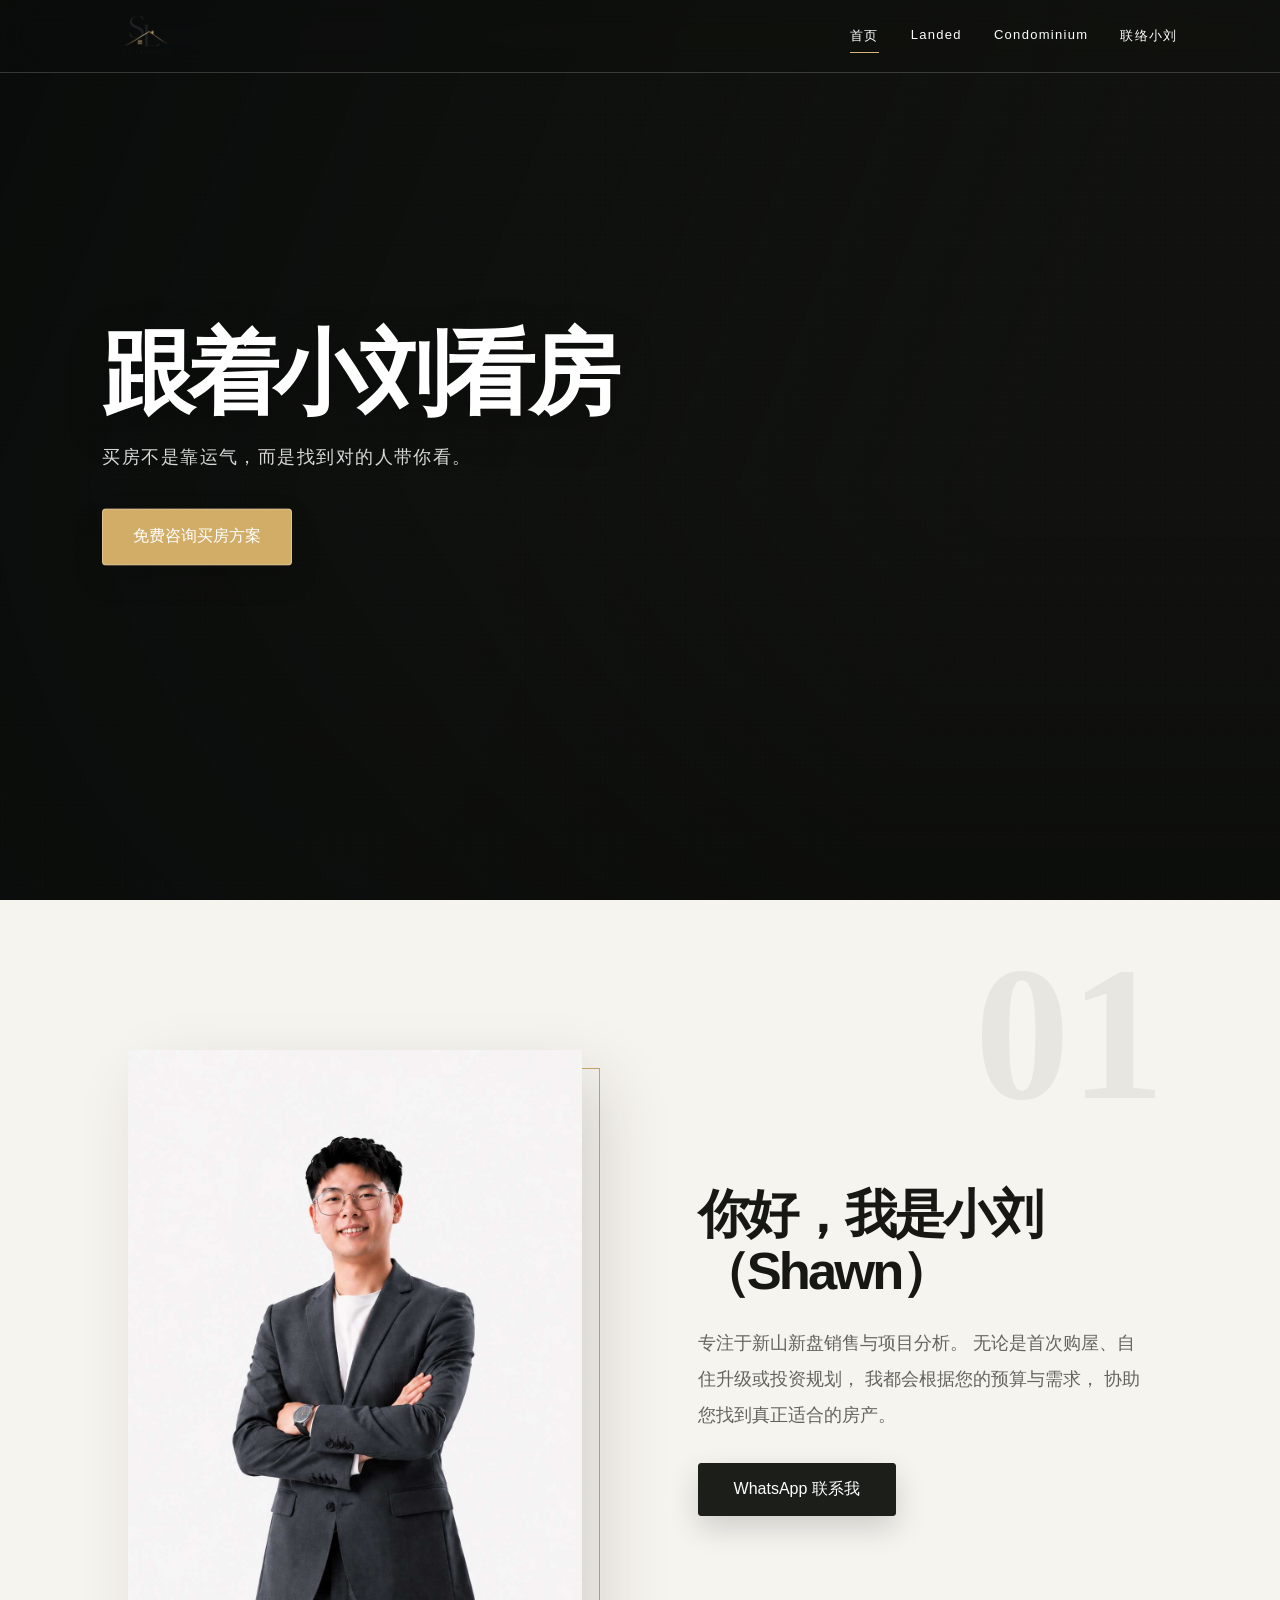
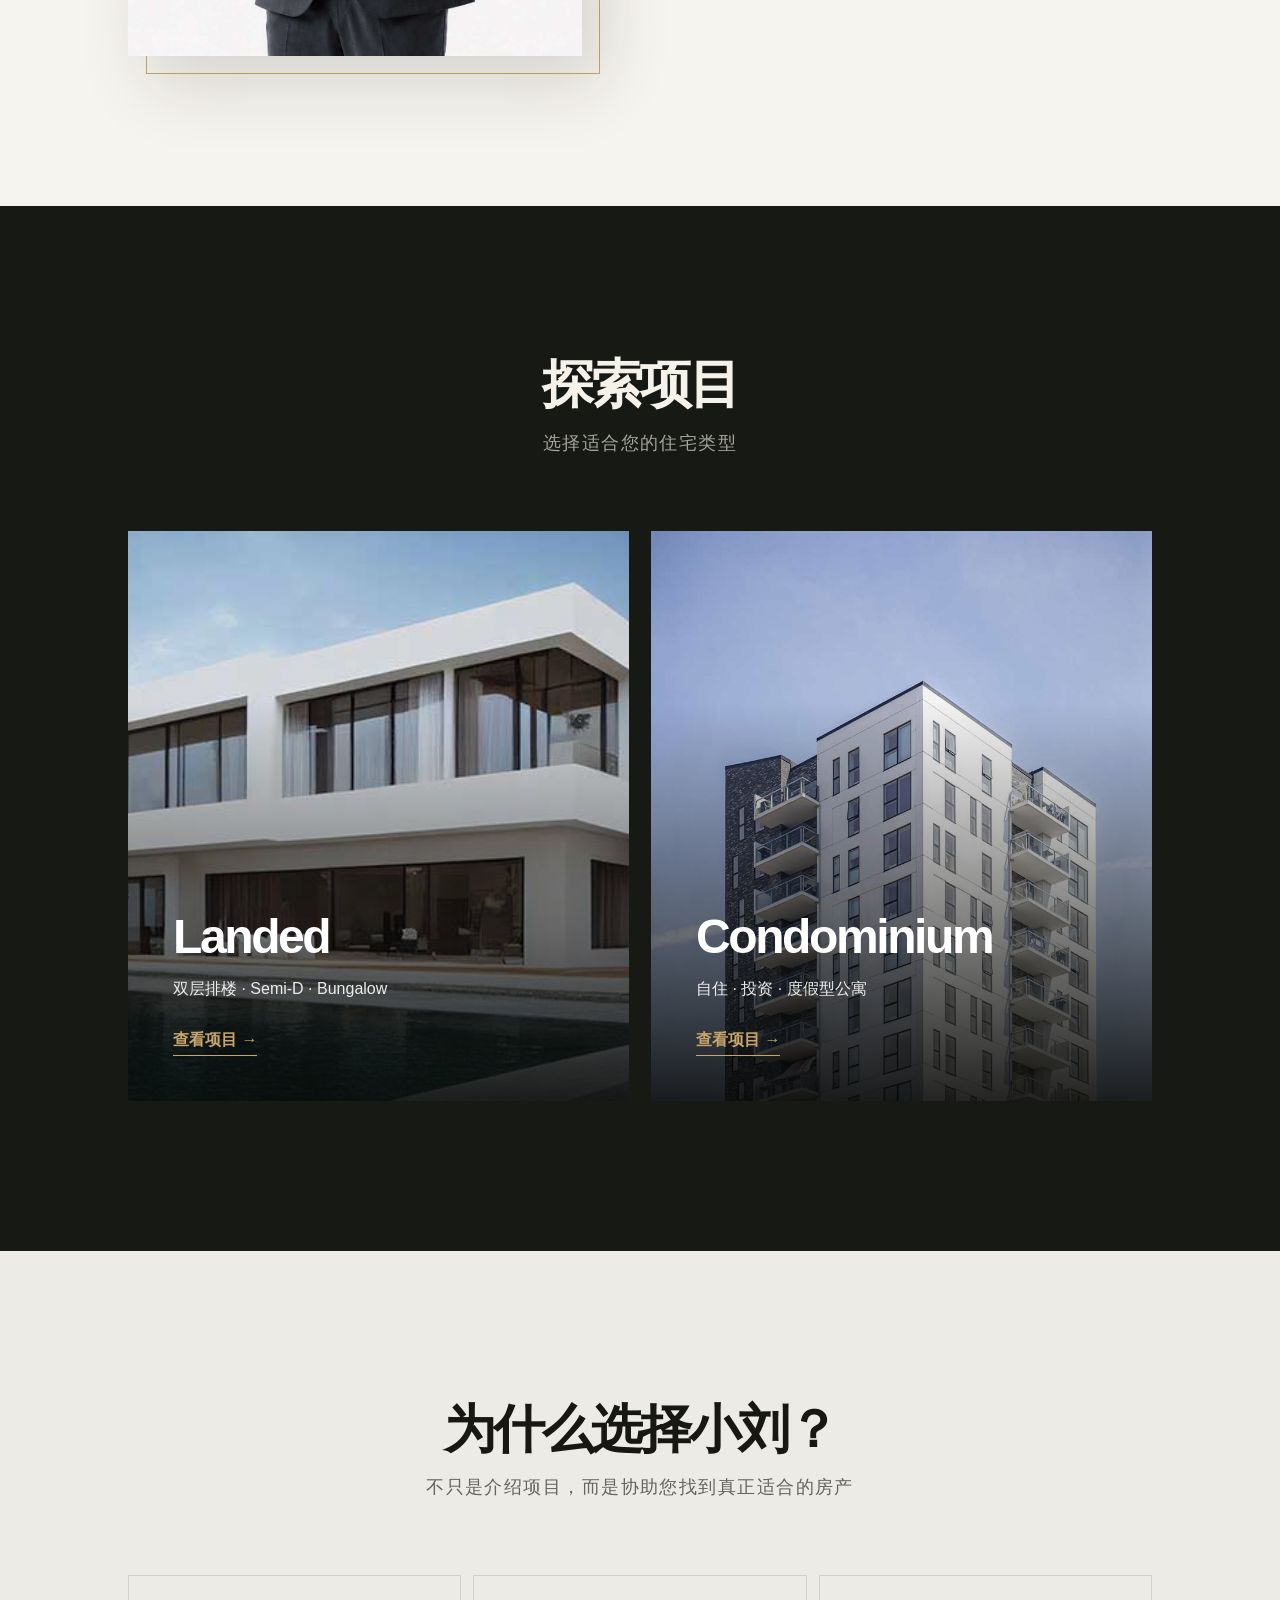
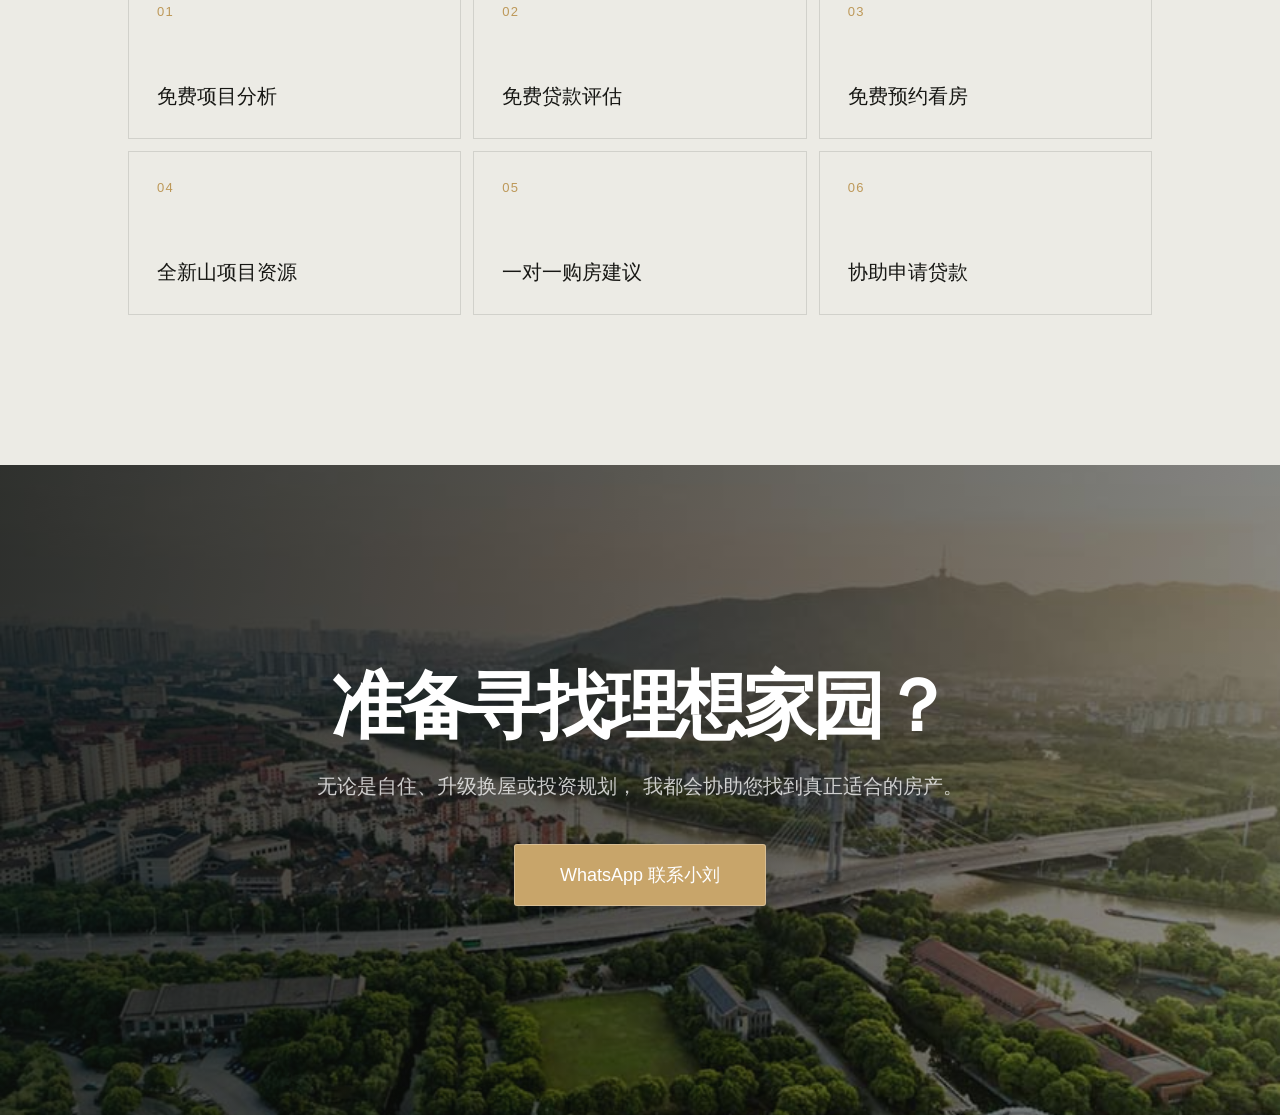
<file: index.html>
<!DOCTYPE html>
<html lang="zh-CN">
	<head>
<meta charset="UTF-8">

<meta name="viewport" content="width=device-width, initial-scale=1.0">

<title>跟着小刘看房</title>

<link rel="stylesheet" href="css/style.css">
<link rel="icon" type="image/webp" href="assets/images/website-logo.webp">
<script src="js/home.js?v=20260828" defer></script>

</head>

<body class="home-page">
<header class="site-header">

    <div class="logo">
        <img class="desktop-logo" src="assets/images/website-logo.webp" alt="跟着小刘看房">
        <span class="mobile-logo-text">跟着小刘看房</span>
    </div>

    <nav>

        <a href="#" class="is-active" aria-current="page">首页</a>

        <a href="landed.html">Landed</a>

        <a href="condo.html">Condominium</a>

        <a href="https://wa.me/60169930295" target="_blank">
            联络小刘
        </a>

    </nav>

</header>
<section class="hero">

    <video autoplay muted loop playsinline>

        <source src="assets/video/here-video.mp4" type="video/mp4">

    </video>
<div class="video-overlay"></div>
    <div class="overlay" data-hero-content>

        <h1>跟着小刘看房</h1>

        <p>
            买房不是靠运气，而是找到对的人带你看。
        </p>

        <a href="https://wa.me/60169930295?text=你好，我想免费质询项目" class="btn">
            免费咨询买房方案
        </a>

    </div>

</section>
<section class="about" data-reveal-section>

    <div class="about-image" data-reveal="image">

        <img src="assets/images/shawn.webp" alt="小刘">

    </div>

    <div class="about-content" data-reveal="content">

        <h2>你好，我是小刘（Shawn）</h2>

        <p>
            专注于新山新盘销售与项目分析。
            无论是首次购屋、自住升级或投资规划，
            我都会根据您的预算与需求，
            协助您找到真正适合的房产。
        </p>

        <a
href="https://wa.me/60169930295?text=你好小刘，我想了解新山房产项目"
target="_blank"
class="about-btn">

    WhatsApp 联系我

</a>

    </div>

</section>
	<section class="project-category" data-reveal-section>

    <div class="section-title" data-reveal="title">

        <h2>探索项目</h2>

        <p>
            选择适合您的住宅类型
        </p>

    </div>

    <div class="category-grid" data-reveal="cards">

        <a href="landed.html" class="category-card landed-card">

            <div class="category-content">

                <h3>Landed</h3>

                <p>
                    双层排楼 · Semi-D · Bungalow
                </p>

                <span>查看项目 →</span>

            </div>

        </a>

        <a href="condo.html" class="category-card condo-card">

            <div class="category-content">

                <h3>Condominium</h3>

                <p>
                    自住 · 投资 · 度假型公寓
                </p>

                <span>查看项目 →</span>

            </div>

        </a>

    </div>

</section>
	<section class="why-me" data-reveal-section>

    <div class="section-title" data-reveal="title">

        <h2>为什么选择小刘？</h2>

        <p>
            不只是介绍项目，而是协助您找到真正适合的房产
        </p>

    </div>

    <div class="why-grid" data-reveal="cards">

        <div class="why-card">
            免费项目分析
        </div>

        <div class="why-card">
            免费贷款评估
        </div>

        <div class="why-card">
            免费预约看房
        </div>

        <div class="why-card">
            全新山项目资源
        </div>

        <div class="why-card">
            一对一购房建议
        </div>

        <div class="why-card">
            协助申请贷款
        </div>

    </div>

</section>
	<section class="cta-section" data-reveal-section>

    <div class="cta-container" data-reveal="content">

        <h2>
            准备寻找理想家园？
        </h2>

        <p>
            无论是自住、升级换屋或投资规划，
            我都会协助您找到真正适合的房产。
        </p>

        <a href="https://wa.me/60169930295" target="_blank" class="cta-btn">

            WhatsApp 联系小刘

        </a>

    </div>

</section>
	
</body>

</html>
</file>
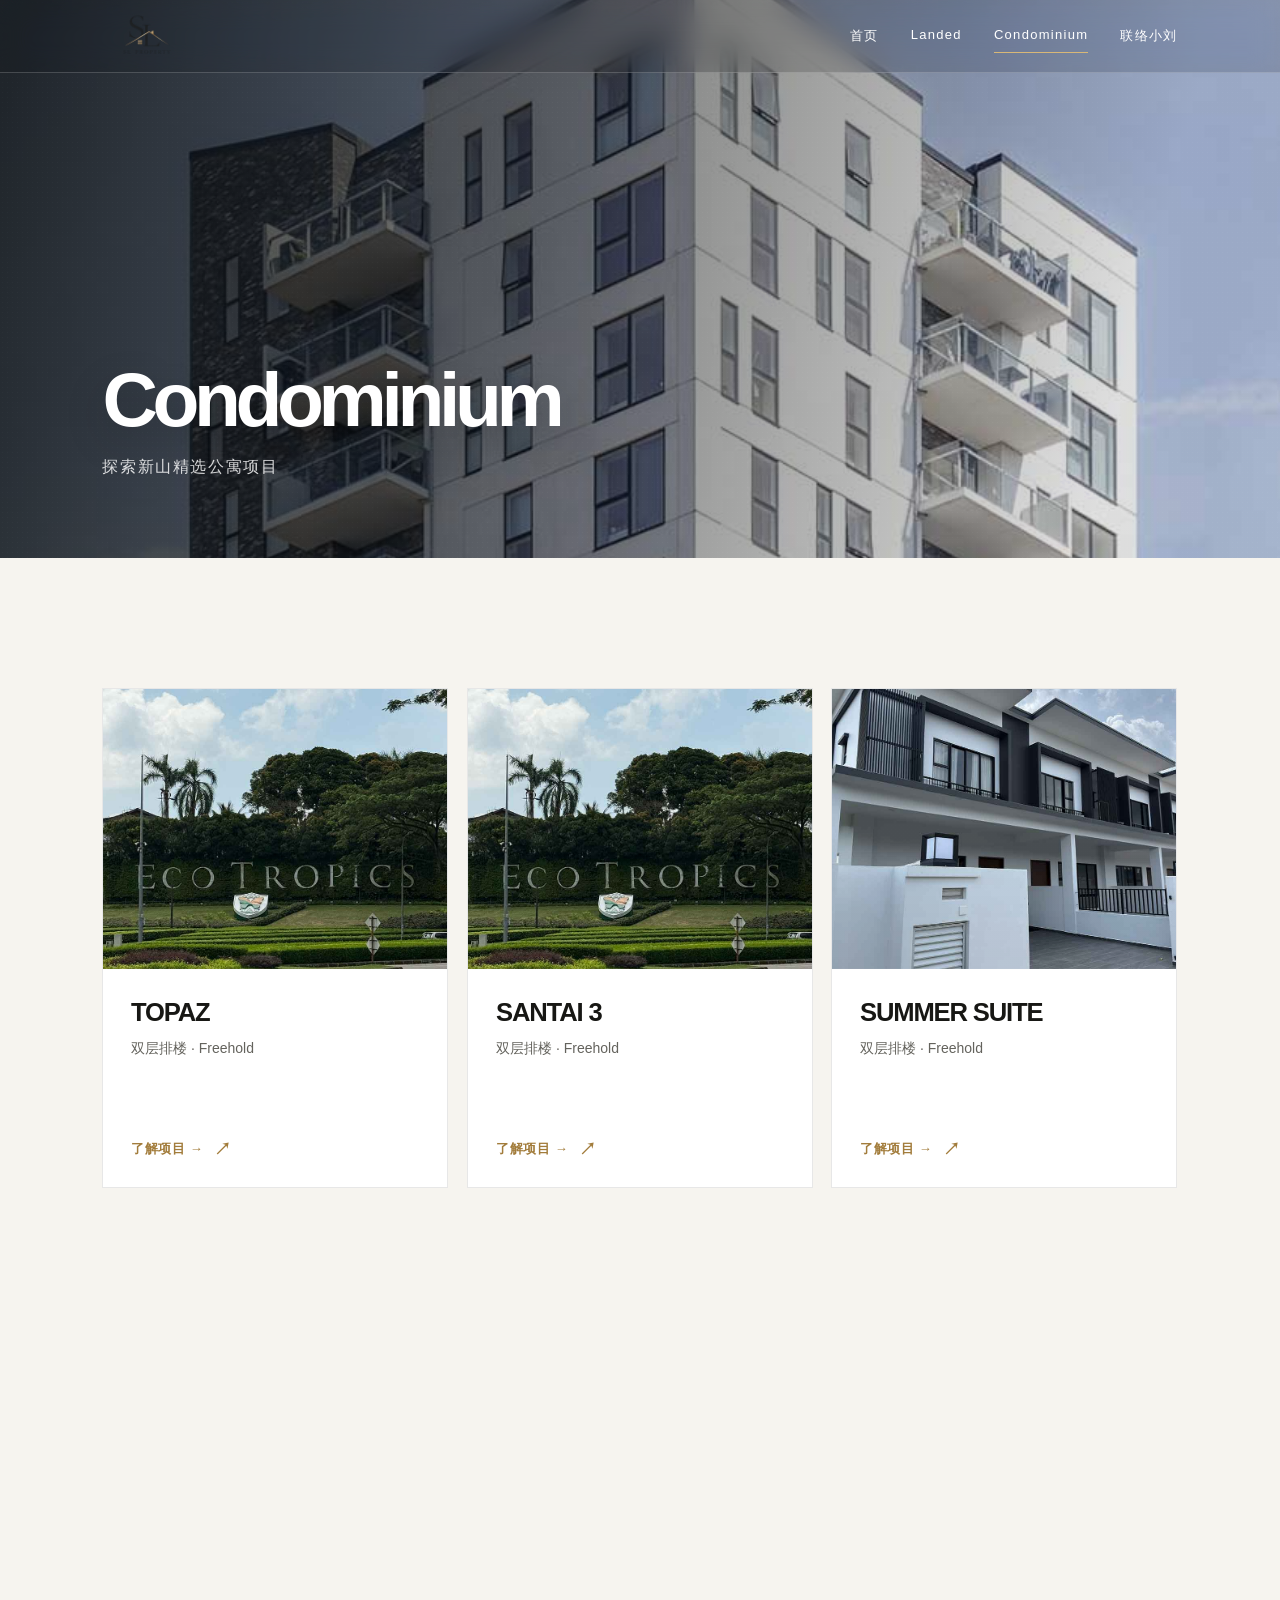
<file: condo.html>
<!doctype html>
<html lang="zh-CN">
<head>
<meta charset="UTF-8">
<meta name="viewport" content="width=device-width, initial-scale=1.0">
<title>Condominium | 跟着小刘看房</title>
<link rel="stylesheet" href="css/style.css">
<link rel="icon" type="image/webp" href="assets/images/website-logo.webp">
<script src="js/home.js?v=20260828" defer></script>
</head>

<body class="listing-page condo-page">

<header class="site-header">

    <div class="logo">
        <img class="desktop-logo" src="assets/images/website-logo.webp" alt="跟着小刘看房">
        <span class="mobile-logo-text">跟着小刘看房</span>
    </div>

    <nav>
        <a href="index.html">首页</a>
        <a href="landed.html">Landed</a>
        <a href="condo.html" class="is-active" aria-current="page">Condominium</a>
        <a href="https://wa.me/60169930295" target="_blank">联络小刘</a>
    </nav>

</header>

<section class="condo-hero listing-hero" data-listing-intro>

<div class="landed-overlay">

    <h1>Condominium</h1>

    <p>
探索新山精选公寓项目    </p>

</div>

</section>

	<section class="project-grid">
		
<div class="project-item">

    <img src="assets/images/tana-bg.webp" alt="Topaz">

    <h2>TOPAZ</h2>

    <p>双层排楼 · Freehold</p>

    <a
href="https://wa.me/60169930295?text=你好，我想了解TOPAZ项目"
target="_blank">

了解项目 →

</a>

</div>
		
<div class="project-item">

    <img src="assets/images/tana-bg.webp" alt="santai3">

    <h2>SANTAI 3</h2>

    <p>双层排楼 · Freehold</p>

    <a
href="https://wa.me/60169930295?text=你好，我想了解SANTAI 3项目"
target="_blank">

了解项目 →

</a>

</div>


<div class="project-item">

    <img src="assets/images/pearl-bg.webp" alt="summer suite">

    <h2>SUMMER SUITE</h2>

    <p>双层排楼 · Freehold</p>

    <a
href="https://wa.me/60169930295?text=你好，我想了解SUMMER SUITE项目"
target="_blank">

了解项目 →

</a>

</div>
		
<div class="project-item">

    <img src="assets/images/jade-cluster.webp" alt="mbw bay">

    <h2>MBW BAY</h2>

    <p>Semi-D / Cluster · Freehold</p>

    <a href="https://wa.me/60169930295?text=你好，我想了解MBW BAY项目"
target="_blank">

了解项目 →

</a>

</div>
		
<div class="project-item">

    <img src="assets/images/jade-cluster.webp" alt="KSL Residence">

    <h2>KSL Residence</h2>

    <p>Semi-D / Cluster · Freehold</p>

    <a href="https://wa.me/60169930295?text=你好，我想了解KSL Residence项目"
target="_blank">

了解项目 →

</a>

</div>

</section>

</body>
</html>
</file>
<file: css/style.css>
*{
    margin:0;
    padding:0;
    box-sizing:border-box;
}

.hero{
    width:100%;
    height:100vh;
}

.hero video{
    width:100%;
    height:100%;
    object-fit:cover;
}
.hero{
    position:relative;
    width:100%;
    height:100vh;
}

.hero video{
    width:100%;
    height:100%;
    object-fit:cover;
}

.overlay{
    position:absolute;
    top:50%;
    left:50%;
    transform:translate(-50%,-50%);
    text-align:center;
    color:white;
    width:90%;
}

.overlay h1{
    font-size:60px;
    margin-bottom:20px;
}

.overlay p{
    font-size:20px;
    margin-bottom:30px;
}

.btn{
    display:inline-block;
    background:#C8A56A;
    color:white;
    text-decoration:none;
    padding:16px 36px;
    border-radius:50px;
}

.video-overlay{
    position:absolute;
    top:0;
    left:0;
    width:100%;
    height:100%;
    background:rgba(0,0,0,0.25);
}

.about{
    padding:120px 10%;
    display:flex;
    align-items:center;
    justify-content:center;
    gap:80px;
    background:#fff;
}

.about-image{
    flex:1;
}

.about-image img{
    width:100%;
    max-width:450px;
    border-radius:20px;
}

.about-content{
    flex:1;
}

.about-content h2{
    font-size:42px;
    margin-bottom:25px;
}

.about-content p{
    font-size:18px;
    line-height:1.8;
    color:#555;
    margin-bottom:30px;
}

.about-btn{
    display:inline-block;
    background:#111;
    color:white;
    padding:15px 35px;
    border-radius:50px;
    text-decoration:none;
}

.project-category{
    padding:120px 10%;
    background:#f8f8f8;
}

.section-title{
    text-align:center;
    margin-bottom:60px;
}

.section-title h2{
    font-size:48px;
    margin-bottom:15px;
}

.section-title p{
    color:#666;
    font-size:18px;
}

.category-grid{
    display:grid;
    grid-template-columns:repeat(2,1fr);
    gap:30px;
}

.category-card{
    text-decoration:none;
    color:#111;
    background:white;
    border-radius:25px;
    padding:80px 50px;
    transition:0.3s;
    box-shadow:0 10px 30px rgba(0,0,0,0.05);
}

.category-card:hover{
    transform:translateY(-8px);
}

.category-content h3{
    font-size:36px;
    margin-bottom:20px;
}

.category-content p{
    color:#666;
    margin-bottom:30px;
}

.category-content span{
    color:#C8A56A;
    font-weight:bold;
}

.category-card{
    position:relative;
    min-height:450px;
    border-radius:25px;
    overflow:hidden;

    display:flex;
    align-items:flex-end;

    text-decoration:none;

    transition:0.4s;
}

.category-card:hover{
    transform:translateY(-8px);
}

.landed-card{
    background-image:url("../assets/images/landed.webp");
    background-size:cover;
    background-position:center;
}

.condo-card{
    background-image:url("../assets/images/condo.webp");
    background-size:cover;
    background-position:center;
}

.category-card::before{
    content:"";

    position:absolute;

    top:0;
    left:0;

    width:100%;
    height:100%;

    background:
    linear-gradient(
        to top,
        rgba(0,0,0,0.75),
        rgba(0,0,0,0.15)
    );
}

.category-content{
    position:relative;
    z-index:2;

    padding:40px;

    color:white;
}

.category-content h3{
    font-size:38px;
    margin-bottom:15px;
}

.category-content p{
    color:white;
    opacity:0.9;
}

.category-content span{
    color:#C8A56A;
    font-weight:600;
}

header,
.detail-page .site-header{
    position:fixed;

    top:0;
    left:0;

    width:100%;

    padding:25px 8%;

    display:flex;

    justify-content:space-between;

    align-items:center;

    z-index:999;

background:rgba(255,255,255,0.85);

backdrop-filter:blur(15px);

box-shadow:0 4px 20px rgba(0,0,0,0.05);
}
.logo{
    color:#111;

    font-size:24px;

    font-weight:700;
}

nav{
    display:flex;
    gap:35px;
}

nav a{
    color:#111;

    text-decoration:none;

    font-size:16px;

    transition:0.3s;
}

nav a:hover{
    color:#C8A56A;
}

.why-me{
    padding:120px 10%;
    background:white;
}

.why-grid{
    margin-top:60px;

    display:grid;

    grid-template-columns:repeat(3,1fr);

    gap:25px;
}

.why-card{
    padding:40px;

    border-radius:20px;

    background:#f8f8f8;

    text-align:center;

    font-size:20px;

    transition:0.3s;
}

.why-card:hover{
    transform:translateY(-8px);

    background:#C8A56A;

    color:white;
}
.cta-section{

    padding:180px 10%;

    text-align:center;

    background-image:url("../assets/images/cta-bg.webp");

    background-size:cover;

    background-position:center;

    background-repeat:no-repeat;

    position:relative;
}
.cta-container h2{
    font-size:56px;

    color:white;

    margin-bottom:25px;
}

.cta-container p{
    max-width:700px;

    margin:auto;

    color:#cccccc;

    font-size:20px;

    line-height:1.8;

    margin-bottom:40px;
}

.cta-btn{
    display:inline-block;

    background:#C8A56A;

    color:white;

    padding:18px 45px;

    border-radius:50px;

    text-decoration:none;

    font-size:18px;

    transition:0.3s;
}

.cta-btn:hover{
    transform:translateY(-3px);
}

.cta-section::before{

    content:"";

    position:absolute;

    top:0;
    left:0;

    width:100%;
    height:100%;

   background:
linear-gradient(
rgba(0,0,0,0.35),
rgba(0,0,0,0.65)
);
}

.cta-container{

    position:relative;

    z-index:2;
}
body{
    font-family:
    -apple-system,
    BlinkMacSystemFont,
    "PingFang SC",
    sans-serif;
}

.landed-hero{

height:60vh;

background-image:url("../assets/images/landed.webp");

background-size:cover;

background-position:center;

position:relative;
}

.landed-hero::before{

content:"";

position:absolute;

top:0;
left:0;

width:100%;
height:100%;

background:rgba(0,0,0,0.45);
}

.landed-overlay{
position:absolute;

top:50%;
left:50%;

transform:translate(-50%,-50%);

text-align:center;

color:white;

z-index:2;
}

.landed-overlay h1{
font-size:72px;

margin-bottom:15px;
}

.landed-overlay p{

font-size:22px;
}

.condo-hero{

    height:60vh;

    background-image:url("../assets/images/condo.webp");

    background-size:cover;

    background-position:center;

    position:relative;
}



.project-grid{

padding:120px 10%;

display:grid;

grid-template-columns:repeat(3,1fr);

gap:40px;


}

.project-item{

background:white;

border-radius:20px;

overflow:hidden;

box-shadow:0 10px 30px rgba(0,0,0,0.05);

transition:0.3s;


}

.project-item:hover{


transform:translateY(-8px);


}

.project-item img{

width:100%;

height:260px;

object-fit:cover;


}

.project-item h2{

padding:25px 25px 10px;

font-size:28px;

}

.project-item p{

padding:0 25px;

color:#666;

}

.project-item a{

display:inline-block;

padding:25px;

color:#C8A56A;

text-decoration:none;

font-weight:600;

}

.condo-hero::before{
    content:"";
    position:absolute;
    inset:0;

    background:
    linear-gradient(
        rgba(0,0,0,0.45),
        rgba(0,0,0,0.45)
    );
}

.condo-overlay{
    position:absolute;
    top:50%;
    left:50%;
    transform:translate(-50%,-50%);
    text-align:center;
    color:white;
    z-index:2;
}

.condo-overlay h1{
    font-size:72px;
    text-shadow:0 5px 25px rgba(0,0,0,0.5);
}

.project-hero{

    height:90vh;

    background-image:
    url("../assets/images/tana-bg.webp");

    background-size:cover;

    background-position:center;

    position:relative;

    display:flex;

    align-items:center;

    justify-content:center;
}

.project-hero::before{

    content:"";

    position:absolute;

    inset:0;

    background:
    linear-gradient(
    rgba(0,0,0,0.35),
    rgba(0,0,0,0.45)
    );
}

.project-overlay{

    position:relative;

    z-index:2;

    text-align:center;

    color:white;
}

.project-overlay h1{

    font-size:90px;

    margin-bottom:10px;
}

.project-overlay p{

    font-size:24px;

    margin-bottom:15px;

    opacity:.9;
}

.project-overlay span{

    display:block;

    font-size:18px;

    margin-bottom:35px;

    opacity:.8;
}

.hero-btn{

    display:inline-block;

    padding:16px 40px;

    border-radius:50px;

    background:#C8A56A;

    color:white;

    text-decoration:none;

    transition:.3s;
}

.hero-btn:hover{

    transform:translateY(-4px);
}

.floorplan-section{

    padding:120px 10%;
}

.floorplan-wrapper{

    display:flex;

    align-items:flex-start;

    gap:100px;
}

.floor-left{

    width:55%;
}

.property-info{

    width:45%;
}

.floor-tabs{

    display:flex;

    gap:40px;

    margin-bottom:35px;
}

.tab-btn{

    position:relative;

    border:none;
    background:none;

    font-size:20px;

    color:#999;

    cursor:pointer;

    transition:all .35s ease;
}

.tab-btn.active{

    color:#111;

    font-weight:700;

    transform:scale(1.08);
}

.tab-btn::after{

    content:"";

    position:absolute;

    left:0;
    bottom:-10px;

    width:0;

    height:2px;

    background:#C8A56A;

    transition:.35s;
}

.tab-btn.active::after{

    width:100%;
}

.floor-image img{
    max-height:700px;
    object-fit:contain;
}
.property-info h2{

    font-size:32px;

    margin-bottom:40px;
}

.info-row{

    display:flex;

    justify-content:space-between;

    padding:22px 0;

    border-bottom:1px solid #ececec;
}

.tab-btn{

    position:relative;

    border:none;

    background:none;

    font-size:20px;

    color:#999;

    cursor:pointer;

    transition:all .35s ease;
}

.tab-btn.active{

    color:#111;

    font-weight:700;

    transform:scale(1.08);
}

.tab-btn::after{

    content:"";

    position:absolute;

    left:0;

    bottom:-10px;

    width:0;

    height:2px;

    background:#C8A56A;

    transition:.35s ease;
}

/* Desktop-only cinematic treatment for the home page. */
@media (min-width: 769px) {
    .home-page {
        background: #f6f4ef;
        color: #171714;
        overflow-x: hidden;
    }

    :is(.home-page, .listing-page, .detail-page) .site-header {
        padding: 22px 8%;
        background: rgba(15, 16, 14, 0.16);
        border-bottom: 1px solid rgba(255, 255, 255, 0.18);
        box-shadow: none;
        backdrop-filter: blur(14px) saturate(125%);
        transition: background .45s ease, padding .45s ease, box-shadow .45s ease, border-color .45s ease;
    }

    :is(.home-page, .listing-page, .detail-page) .site-header .logo,
    :is(.home-page, .listing-page, .detail-page) .site-header nav a { color: #fff; }

    :is(.home-page, .listing-page, .detail-page) .site-header .logo {
        letter-spacing: .08em;
        font-size: 19px;
    }

    :is(.home-page, .listing-page, .detail-page) .site-header nav { gap: 32px; }

    :is(.home-page, .listing-page, .detail-page) .site-header nav a {
        position: relative;
        font-size: 13px;
        letter-spacing: .1em;
    }

    :is(.home-page, .listing-page, .detail-page) .site-header nav a::after {
        content: '';
        position: absolute;
        right: 0;
        bottom: -8px;
        left: 0;
        height: 1px;
        background: #d8b777;
        transform: scaleX(0);
        transform-origin: right;
        transition: transform .35s ease;
    }

    :is(.home-page, .listing-page, .detail-page) .site-header nav a:hover::after,
    :is(.home-page, .listing-page, .detail-page) .site-header nav a.is-active::after { transform: scaleX(1); transform-origin: left; }

    :is(.home-page, .listing-page, .detail-page) .site-header.is-scrolled {
        padding-top: 15px;
        padding-bottom: 15px;
        background: rgba(247, 245, 239, 0.88);
        border-color: rgba(23, 23, 20, 0.08);
        box-shadow: 0 10px 35px rgba(19, 18, 13, 0.09);
    }

    :is(.home-page, .listing-page, .detail-page) .site-header.is-scrolled .logo,
    :is(.home-page, .listing-page, .detail-page) .site-header.is-scrolled nav a { color: #171714; }

    .home-page .hero {
        min-height: 760px;
        height: 100svh;
        overflow: hidden;
        background: #121310;
    }

    .home-page .hero video {
        transform: translateY(var(--hero-shift, 0)) scale(1.08);
        filter: saturate(.76) contrast(1.12) brightness(.78);
        transition: filter 1.2s ease;
        will-change: transform;
    }

    .home-page .video-overlay {
        background: linear-gradient(112deg, rgba(8, 11, 10, .82) 2%, rgba(12, 15, 13, .47) 43%, rgba(13, 15, 12, .12) 74%), linear-gradient(0deg, rgba(6, 7, 6, .42), transparent 46%);
    }

    .home-page .hero::after {
        content: '';
        position: absolute;
        inset: 0;
        pointer-events: none;
        opacity: .46;
        background-image: radial-gradient(rgba(255,255,255,.22) .55px, transparent .65px);
        background-size: 5px 5px;
        mix-blend-mode: soft-light;
    }

    .home-page .overlay {
        width: min(1180px, 84%);
        left: 8%;
        transform: translateY(calc(-50% + var(--content-shift, 0px)));
        text-align: left;
        opacity: var(--content-opacity, 1);
        transition: opacity .15s linear;
        z-index: 2;
    }

    .home-page .overlay h1 {
        max-width: 720px;
        margin-bottom: 24px;
        font-size: clamp(68px, 7.2vw, 118px);
        font-weight: 600;
        letter-spacing: -.075em;
        line-height: .95;
        text-shadow: 0 14px 42px rgba(0,0,0,.25);
    }

    .home-page .overlay p {
        max-width: 450px;
        margin-bottom: 36px;
        font-size: 18px;
        line-height: 1.7;
        letter-spacing: .08em;
        color: rgba(255,255,255,.84);
    }

    .home-page .btn,
    .home-page .about-btn,
    .home-page .cta-btn {
        position: relative;
        overflow: hidden;
        border: 1px solid rgba(255,255,255,.28);
        border-radius: 4px;
        box-shadow: 0 12px 30px rgba(0,0,0,.16);
        transition: transform .35s cubic-bezier(.2,.8,.2,1), box-shadow .35s ease, background .35s ease;
    }

    .home-page .btn { padding: 17px 30px; background: #d2ad68; }
    .home-page .btn:hover, .home-page .about-btn:hover, .home-page .cta-btn:hover { transform: translateY(-4px); box-shadow: 0 18px 38px rgba(0,0,0,.24); }

    .home-page .about,
    .home-page .project-category,
    .home-page .why-me { padding: 150px 10%; }

    .home-page .about {
        position: relative;
        gap: clamp(60px, 9vw, 150px);
        background: #f6f4ef;
    }

    .home-page .about::before {
        content: '01';
        position: absolute;
        top: 58px;
        right: 9%;
        color: rgba(23,23,20,.06);
        font: 600 190px/.8 Georgia, serif;
    }

    .home-page .about-image { position: relative; max-width: 455px; }
    .home-page .about-image::after { content: ''; position: absolute; inset: 18px -18px -18px 18px; border: 1px solid #c9a76a; z-index: 0; }
    .home-page .about-image img { position: relative; z-index: 1; display: block; max-width: 100%; border-radius: 0; box-shadow: 20px 28px 65px rgba(31,28,20,.15); }

    .home-page .about-content { max-width: 550px; }
    .home-page .about-content h2, .home-page .section-title h2 { font-size: clamp(42px, 4.1vw, 64px); letter-spacing: -.055em; line-height: 1.08; }
    .home-page .about-content p { color: #64635d; line-height: 2; }
    .home-page .about-btn { background: #1c1e1a; border-color: #1c1e1a; border-radius: 3px; }

    .home-page .project-category { background: #171914; color: #f5f2ea; }
    .home-page .section-title { margin-bottom: 76px; }
    .home-page .section-title p { margin-top: 18px; letter-spacing: .08em; color: inherit; opacity: .64; }
    .home-page .category-grid { gap: 22px; }
    .home-page .category-card { min-height: 570px; border-radius: 0; padding: 0; box-shadow: none; transform: none; }
    .home-page .category-card::before { background: linear-gradient(0deg, rgba(7,8,6,.88), rgba(7,8,6,.04) 70%); transition: background .55s ease; }
    .home-page .category-card::after { content: ''; position: absolute; inset: 14px; border: 1px solid rgba(255,255,255,.45); opacity: 0; transition: opacity .4s ease; }
    .home-page .category-card:hover { transform: translateY(-10px); box-shadow: 0 24px 42px rgba(0,0,0,.24); }
    .home-page .category-card:hover::before { background: linear-gradient(0deg, rgba(7,8,6,.92), rgba(7,8,6,.22) 76%); }
    .home-page .category-card:hover::after { opacity: 1; }
    .home-page .category-content { padding: 45px; transition: transform .5s cubic-bezier(.2,.8,.2,1); }
    .home-page .category-card:hover .category-content { transform: translateY(-12px); }
    .home-page .category-content h3 { font-size: 48px; letter-spacing: -.05em; }
    .home-page .category-content span { display: inline-flex; gap: 10px; padding-bottom: 4px; border-bottom: 1px solid currentColor; }

    .home-page .why-me { position: relative; background: #ecebe5; }
    .home-page .why-grid { gap: 12px; margin-top: 64px; }
    .home-page .why-card { min-height: 164px; display: grid; place-items: end start; padding: 28px; border: 1px solid rgba(23,23,20,.12); border-radius: 0; background: transparent; font-size: 20px; text-align: left; transition: color .4s ease, background .4s ease, transform .4s cubic-bezier(.2,.8,.2,1); }
    .home-page .why-card::before { content: '0' counter(feature); counter-increment: feature; align-self: start; color: #bd9858; font-size: 13px; letter-spacing: .1em; }
    .home-page .why-grid { counter-reset: feature; }
    .home-page .why-card:hover { transform: translateY(-7px); background: #1d201b; color: #fff; }

    .home-page .cta-section { min-height: 650px; display: grid; place-items: center; padding: 130px 10%; background-attachment: fixed; }
    .home-page .cta-section::before { background: linear-gradient(105deg, rgba(12,14,11,.84), rgba(12,14,11,.45)); }
    .home-page .cta-container h2 { font-size: clamp(52px, 5.7vw, 86px); letter-spacing: -.06em; line-height: 1; }
    .home-page .cta-container p { color: rgba(255,255,255,.76); }
    .home-page .cta-btn { border-radius: 3px; }

    .home-page [data-reveal], .home-page [data-reveal-section] { opacity: 0; transform: translateY(32px); transition: opacity .8s ease, transform .9s cubic-bezier(.2,.8,.2,1); }
    .home-page [data-reveal="image"] { transform: translateX(-42px); }
    .home-page [data-reveal="content"] { transform: translateX(42px); }
    .home-page [data-reveal="cards"] .category-card, .home-page [data-reveal="cards"] .why-card { opacity: 0; transform: translateY(28px); transition: opacity .65s ease, transform .75s cubic-bezier(.2,.8,.2,1); }
    .home-page [data-reveal="cards"].is-visible .category-card:nth-child(2), .home-page [data-reveal="cards"].is-visible .why-card:nth-child(2) { transition-delay: .1s; }
    .home-page [data-reveal="cards"].is-visible .why-card:nth-child(3) { transition-delay: .16s; }
    .home-page [data-reveal="cards"].is-visible .why-card:nth-child(4) { transition-delay: .22s; }
    .home-page [data-reveal="cards"].is-visible .why-card:nth-child(5) { transition-delay: .28s; }
    .home-page [data-reveal="cards"].is-visible .why-card:nth-child(6) { transition-delay: .34s; }
    .home-page .is-visible { opacity: 1; transform: translate(0); }
    .home-page [data-reveal="cards"].is-visible .category-card, .home-page [data-reveal="cards"].is-visible .why-card { opacity: 1; transform: translateY(0); }
}

/* Shared desktop project-discovery system for Landed and Condominium. */
@media (min-width: 769px) {
    .listing-page {
        min-height: 100vh;
        background: #f6f4ef;
        color: #171714;
        overflow-x: hidden;
    }

    .listing-page .listing-hero {
        display: flex;
        align-items: flex-end;
        min-height: 540px;
        height: 62svh;
        padding: 0 8% 78px;
        overflow: hidden;
        background-position: center;
    }

    .listing-page .listing-hero::before {
        background: linear-gradient(104deg, rgba(8, 11, 9, .84) 2%, rgba(10, 12, 10, .48) 48%, rgba(10, 12, 10, .12) 86%);
    }

    .listing-page .listing-hero::after {
        content: '';
        position: absolute;
        inset: 0;
        pointer-events: none;
        opacity: .35;
        background-image: radial-gradient(rgba(255, 255, 255, .22) .55px, transparent .65px);
        background-size: 5px 5px;
        mix-blend-mode: soft-light;
    }

    .listing-page .listing-hero .landed-overlay {
        position: relative;
        top: auto;
        left: auto;
        width: min(1180px, 100%);
        margin: 0 auto;
        transform: translateY(28px);
        text-align: left;
        opacity: 0;
        filter: blur(5px);
        transition: opacity 1s ease, transform 1.1s cubic-bezier(.2,.8,.2,1), filter 1s ease;
    }

    .listing-page .listing-hero.is-visible .landed-overlay {
        opacity: 1;
        transform: translateY(0);
        filter: blur(0);
    }

    .listing-page .listing-hero .landed-overlay h1 {
        margin-bottom: 18px;
        font-size: clamp(58px, 6vw, 92px);
        font-weight: 600;
        line-height: .94;
        letter-spacing: -.07em;
        text-shadow: 0 14px 40px rgba(0, 0, 0, .24);
    }

    .listing-page .listing-hero .landed-overlay p {
        font-size: 16px;
        line-height: 1.7;
        letter-spacing: .1em;
        color: rgba(255, 255, 255, .82);
    }

    .listing-page .project-grid {
        position: relative;
        max-width: 1480px;
        margin: 0 auto;
        padding: 130px 8% 160px;
        grid-template-columns: repeat(3, minmax(0, 1fr));
        gap: 18px;
        background: transparent;
    }

    .listing-page .project-item {
        position: relative;
        display: flex;
        min-height: 500px;
        flex-direction: column;
        overflow: hidden;
        border: 1px solid rgba(23, 23, 20, .1);
        border-radius: 0;
        background: #fff;
        box-shadow: none;
        opacity: 0;
        filter: blur(5px);
        transform: translateY(40px);
        transition: opacity .78s ease, transform .85s cubic-bezier(.2,.8,.2,1), filter .75s ease, box-shadow .55s ease;
        will-change: opacity, transform, filter;
    }

    .listing-page .project-item.is-visible {
        opacity: 1;
        filter: blur(0);
        transform: translateY(0);
    }

    .listing-page .project-item::before {
        content: '';
        position: absolute;
        z-index: 1;
        top: 0;
        right: 0;
        left: 0;
        height: 280px;
        pointer-events: none;
        background: linear-gradient(0deg, rgba(11, 13, 10, .2), transparent 56%);
        opacity: .35;
        transition: opacity .55s ease;
    }

    .listing-page .project-item:hover {
        transform: translateY(-7px);
        box-shadow: 0 24px 48px rgba(27, 26, 20, .13);
    }

    .listing-page .project-item:hover::before { opacity: .72; }

    .listing-page .project-item img {
        height: 280px;
        object-fit: cover;
        transform: scale(1.001);
        transition: transform .9s cubic-bezier(.2,.8,.2,1), filter .7s ease;
        will-change: transform;
    }

    .listing-page .project-item:hover img {
        filter: saturate(.94) contrast(1.04);
        transform: scale(1.035) translateY(-3px);
    }

    .listing-page .project-item h2 {
        margin-top: 2px;
        padding: 28px 28px 11px;
        font-size: clamp(25px, 2vw, 31px);
        font-weight: 600;
        line-height: 1.05;
        letter-spacing: -.045em;
        transition: transform .5s cubic-bezier(.2,.8,.2,1);
    }

    .listing-page .project-item:hover h2 { transform: translateX(5px); }

    .listing-page .project-item p {
        padding: 0 28px;
        color: #64635d;
        font-size: 14px;
        line-height: 1.65;
    }

    .listing-page .project-item p b {
        color: #252721;
        font-weight: 600;
    }

    .listing-page .project-item a {
        display: inline-flex;
        align-items: center;
        gap: 10px;
        width: max-content;
        margin-top: auto;
        padding: 27px 28px 29px;
        color: #a27c3b;
        font-size: 13px;
        font-weight: 600;
        letter-spacing: .05em;
        transition: color .35s ease, transform .45s cubic-bezier(.2,.8,.2,1);
    }

    .listing-page .project-item a::after {
        content: '↗';
        font-size: 17px;
        line-height: 1;
        transition: transform .4s cubic-bezier(.2,.8,.2,1);
    }

    .listing-page .project-item:hover a { color: #765725; transform: translateX(5px); }
    .listing-page .project-item:hover a::after { transform: translate(3px, -3px); }
}

@media (prefers-reduced-motion: reduce) {
    .home-page *, .home-page *::before, .home-page *::after { scroll-behavior: auto !important; transition-duration: .01ms !important; animation-duration: .01ms !important; }
}

/* Desktop header logo. Mobile retains the existing text mark and layout. */
.logo .desktop-logo {
    display: none;
}

@media (min-width: 769px) {
    :is(.home-page, .listing-page, .detail-page) .site-header .logo {
        position: relative;
        display: flex;
        align-items: center;
        flex: 0 0 104px;
        height: 28px;
	}}

    :is(.home-page, .listing-page, .detail-page) .site-header .logo .desktop-logo {
        display: block;
        position: absolute;
        top: 50%;
        left: 0;
        width: auto;
        height: 64px;
        object-fit: contain;
        transform: translateY(-50%);
    }

    :is(.home-page, .listing-page, .detail-page) .site-header .logo .mobile-logo-text {
        display: none;
    }
}
.logo {
    display: flex;
    align-items: center;
}

.desktop-logo {
    display: block;
    width: 90px;
    height: auto;
    object-fit: contain;
}

.mobile-logo-text {
    display: none;
}

.site-header .logo {
    display: flex;
    align-items: center;
}

.site-header .desktop-logo {
    display: block !important;
    width: 90px !important;
    height: auto !important;
    max-width: none !important;
    opacity: 1 !important;
    visibility: visible !important;
}

.site-header .mobile-logo-text {
    display: none !important;
}
</file>
